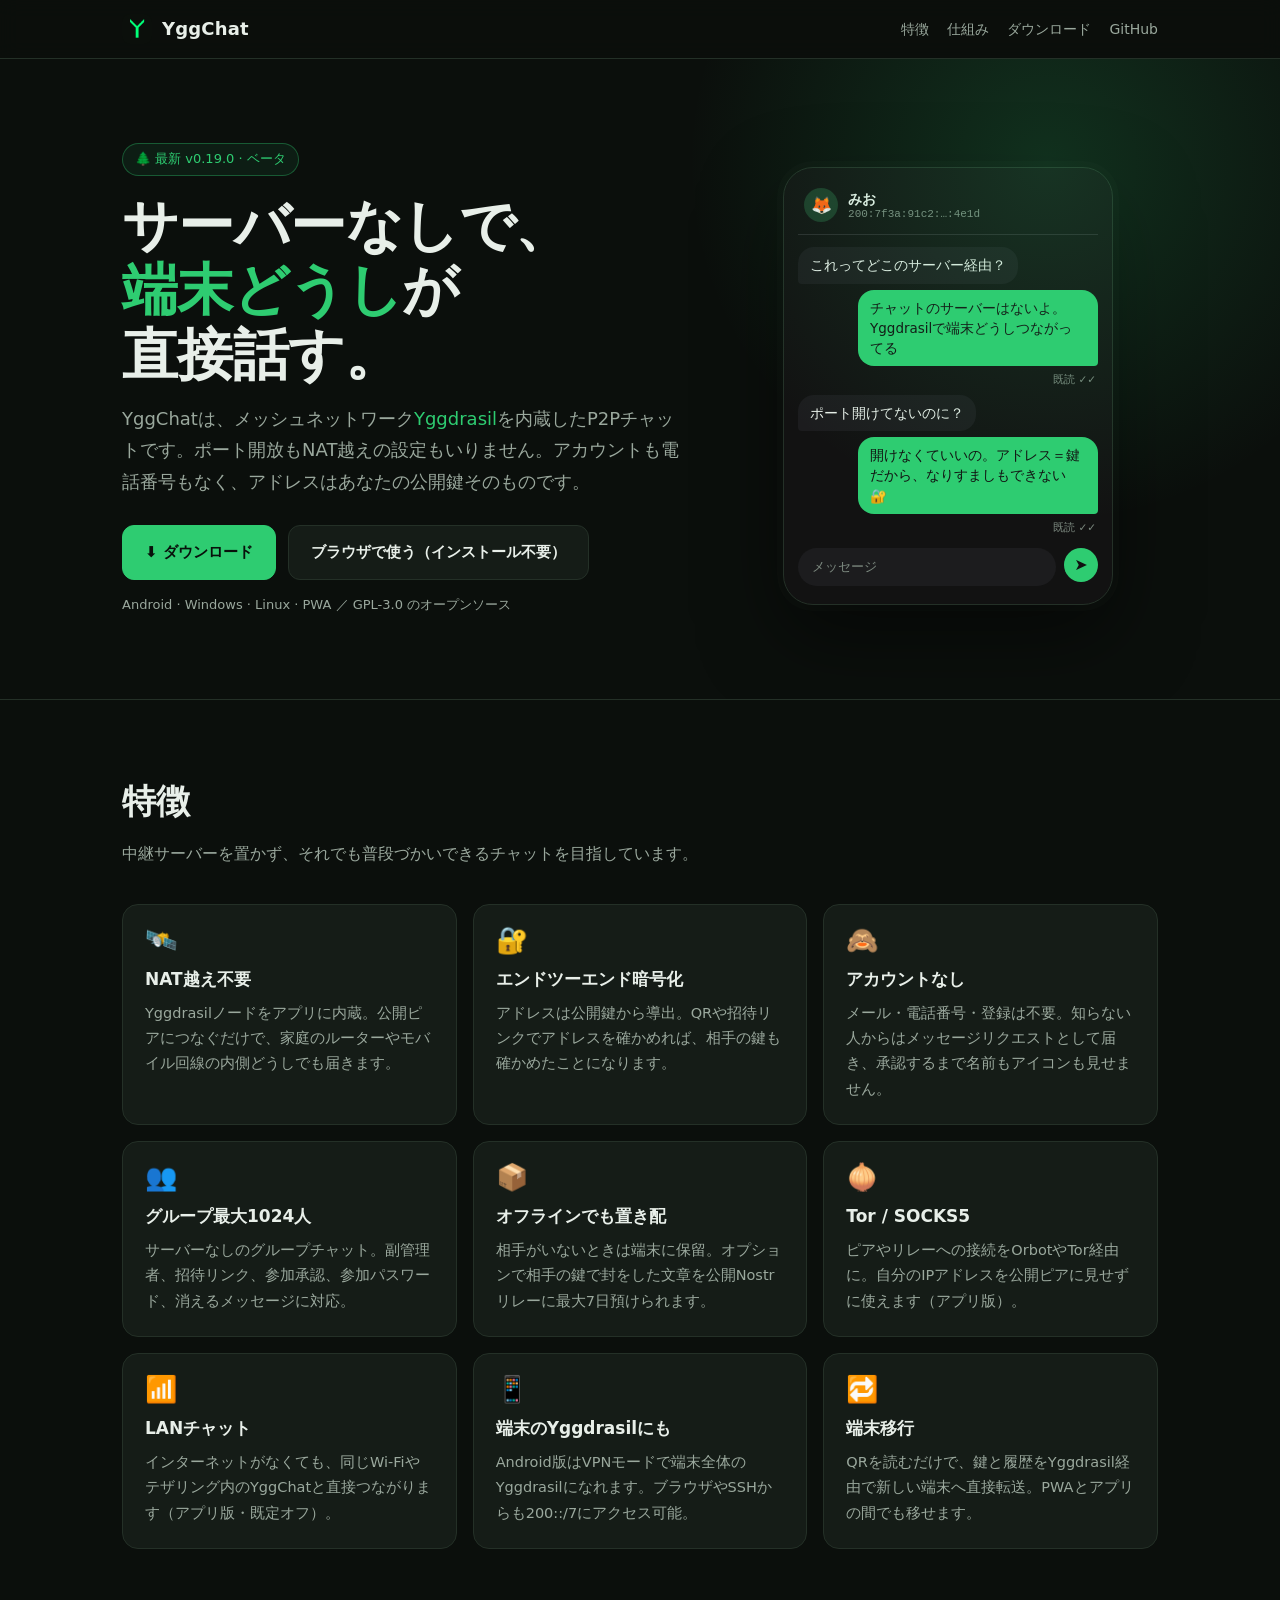
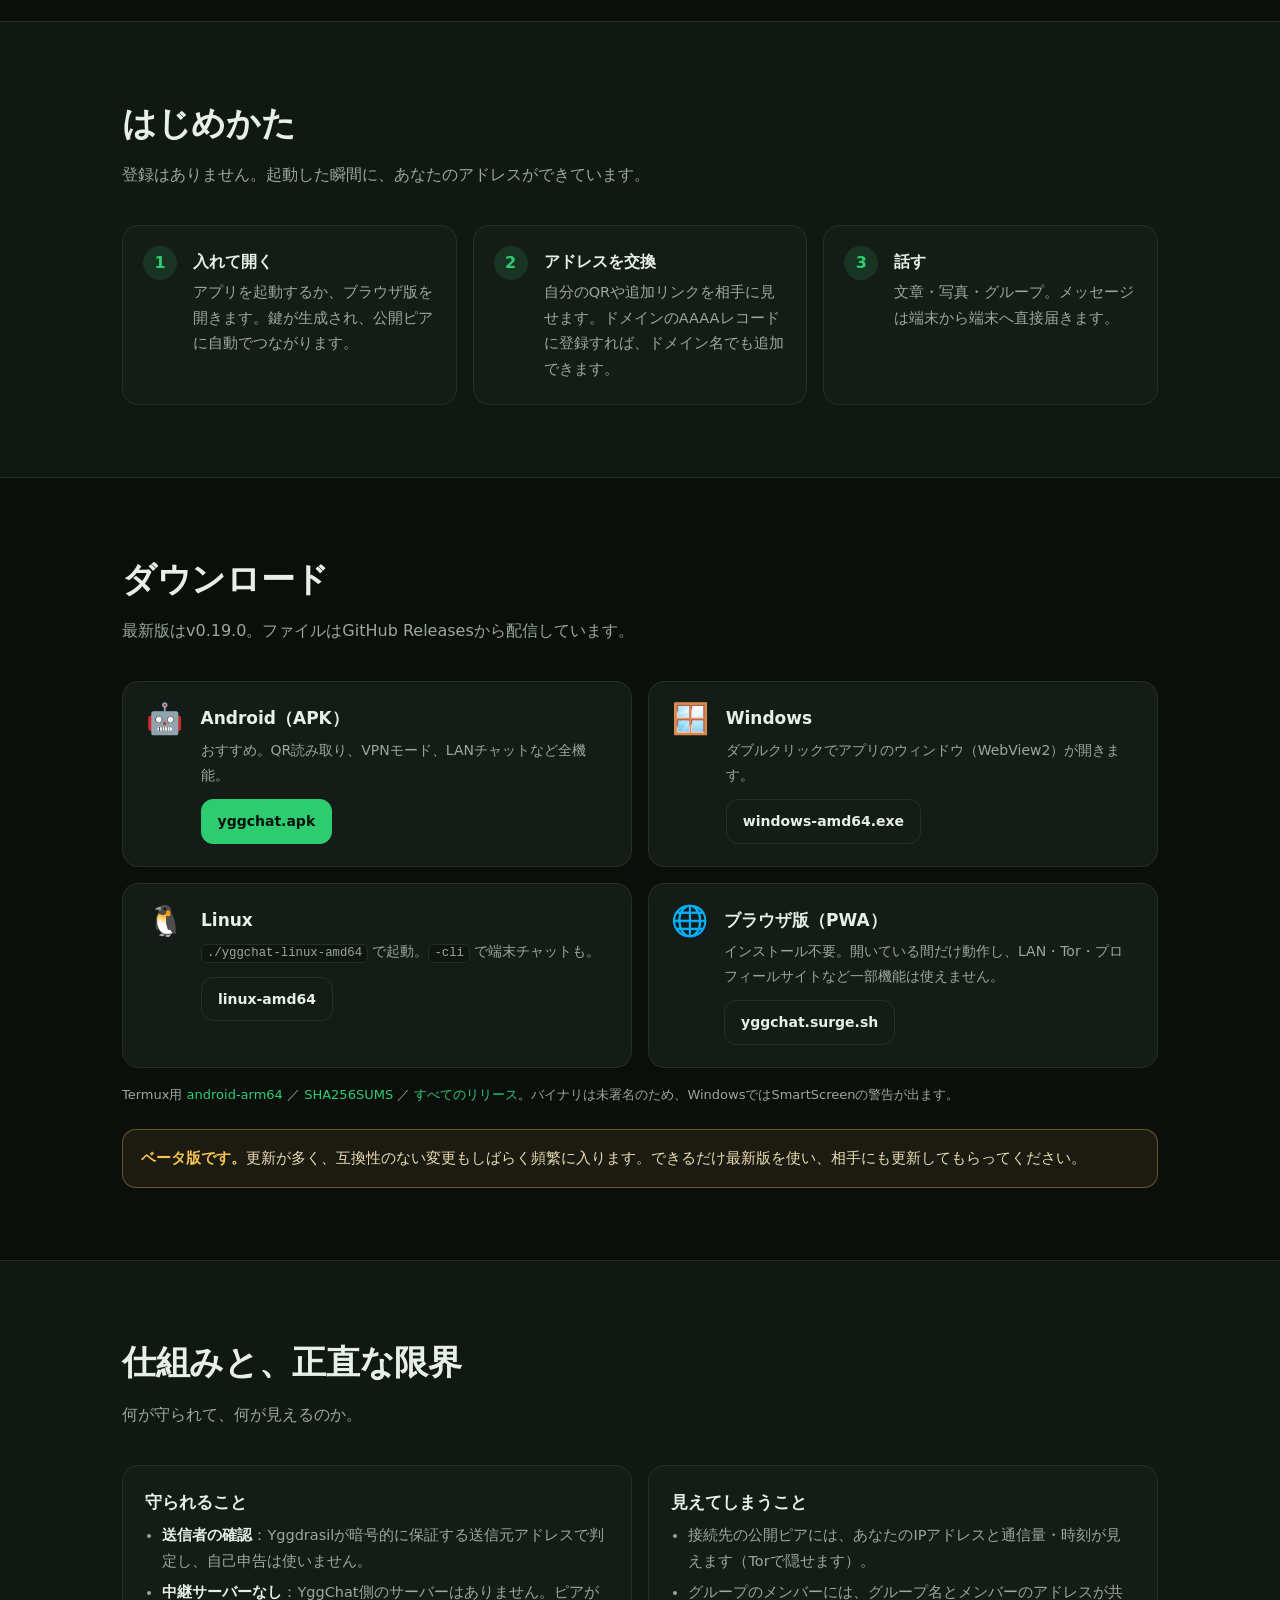
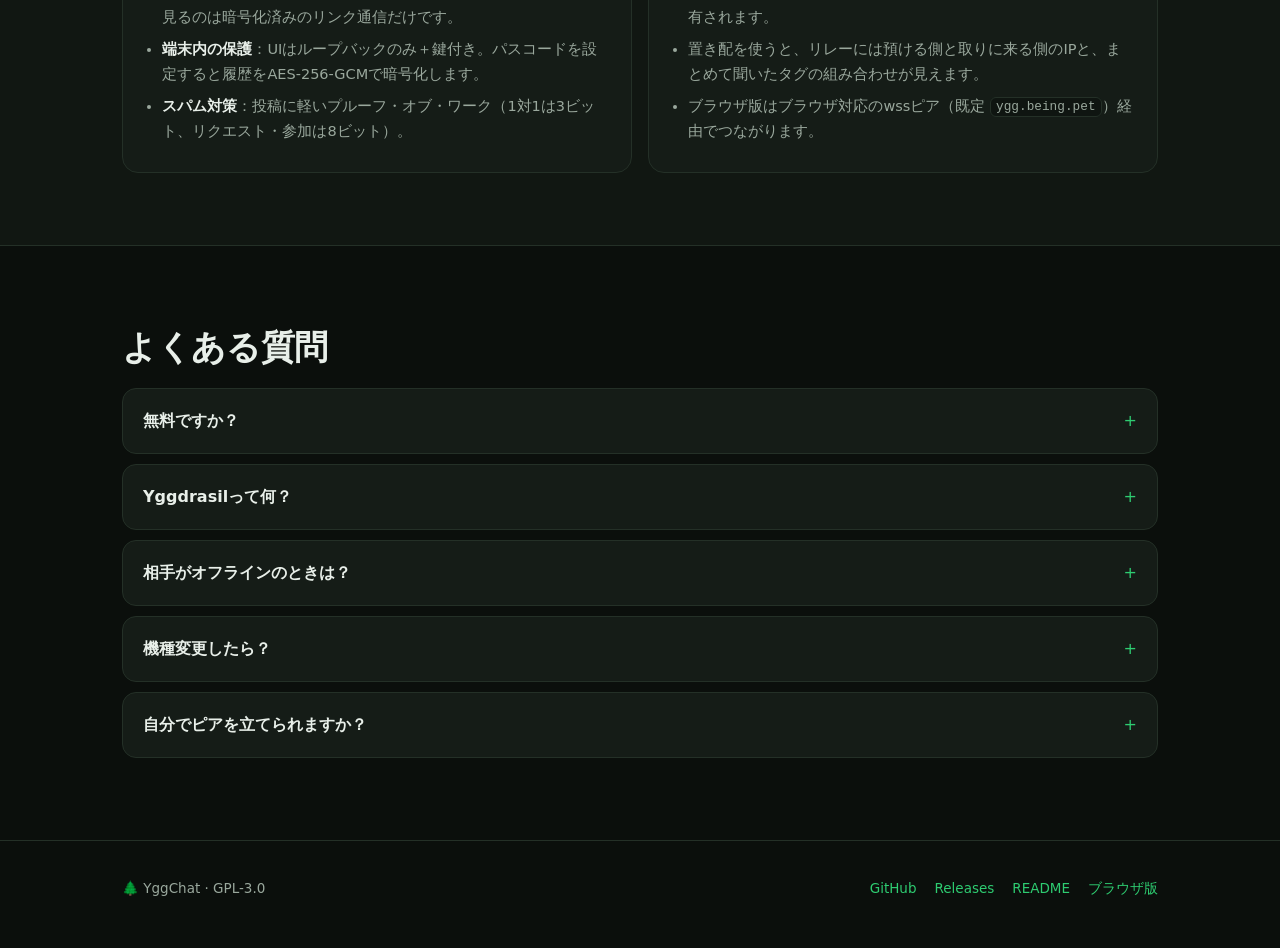
<file: site/index.html>
<!doctype html>
<html lang="ja">
<head>
<meta charset="utf-8">
<meta name="viewport" content="width=device-width,initial-scale=1">
<title>YggChat — NAT越え不要のP2Pチャット</title>
<meta name="description" content="サーバーなし・NAT越え不要。Yggdrasilを内蔵した、端末どうしで直接つながるエンドツーエンド暗号化チャット。Android・Windows・Linux・ブラウザ。">
<meta name="theme-color" content="#0b0f0c">
<meta property="og:title" content="YggChat">
<meta property="og:description" content="サーバーなし・NAT越え不要のP2Pチャット（Yggdrasil内蔵）">
<meta property="og:type" content="website">
<meta property="og:url" content="https://yggchat.pages.dev/">
<meta property="og:image" content="https://yggchat.pages.dev/icon.png">
<meta name="twitter:card" content="summary">
<link rel="icon" href="icon.png">
<style>
:root{--bg:#0b0f0c;--bg2:#111712;--card:#151c17;--line:#243027;--fg:#e8efe9;--dim:#9aa89d;--ac:#2ecc71;--ac2:#1a9b4f;--warn:#f5c451}
*{box-sizing:border-box}
html{scroll-behavior:smooth}
body{margin:0;background:var(--bg);color:var(--fg);font:16px/1.75 system-ui,-apple-system,"Hiragino Sans","Noto Sans JP","Yu Gothic UI",sans-serif;-webkit-font-smoothing:antialiased}
a{color:var(--ac);text-decoration:none}
a:hover{text-decoration:underline}
code{font-family:ui-monospace,SFMono-Regular,Menlo,Consolas,monospace;font-size:.88em;background:#0f1511;border:1px solid var(--line);border-radius:6px;padding:.1em .4em}
.wrap{max-width:1080px;margin:0 auto;padding:0 22px}
nav{position:sticky;top:0;z-index:10;background:rgba(11,15,12,.82);backdrop-filter:blur(10px);border-bottom:1px solid var(--line)}
nav .wrap{display:flex;align-items:center;gap:18px;height:58px}
.brand{display:flex;align-items:center;gap:10px;font-weight:800;color:var(--fg);font-size:18px;letter-spacing:.01em}
.brand img{width:30px;height:30px;border-radius:8px}
nav .links{margin-left:auto;display:flex;gap:18px;font-size:14px}
nav .links a{color:var(--dim)}
nav .links a:hover{color:var(--fg);text-decoration:none}
@media(max-width:640px){nav .links a.opt{display:none}}
.hero{position:relative;overflow:hidden;padding:84px 0 70px}
.hero:before{content:"";position:absolute;inset:-40% -10% auto auto;width:720px;height:720px;background:radial-gradient(closest-side,rgba(46,204,113,.18),transparent);pointer-events:none}
.hero .wrap{display:grid;grid-template-columns:1.15fr .85fr;gap:48px;align-items:center}
@media(max-width:860px){.hero .wrap{grid-template-columns:1fr}.hero{padding:56px 0 48px}}
.badge{display:inline-flex;gap:8px;align-items:center;font-size:13px;color:var(--ac);border:1px solid rgba(46,204,113,.35);background:rgba(46,204,113,.08);border-radius:999px;padding:4px 12px}
h1{font-size:clamp(34px,6vw,56px);line-height:1.15;margin:18px 0 16px;letter-spacing:-.01em}
.nw{white-space:nowrap;display:inline-block}
h1 em{font-style:normal;color:var(--ac)}
.lead{color:var(--dim);font-size:18px;max-width:34em;margin:0 0 28px}
.cta{display:flex;flex-wrap:wrap;gap:12px}
.btn{display:inline-flex;align-items:center;gap:8px;padding:13px 22px;border-radius:12px;font-weight:700;font-size:15px;border:1px solid var(--line);color:var(--fg);background:var(--card)}
.btn:hover{text-decoration:none;border-color:#3a4a3e}
.btn.pri{background:var(--ac);color:#08110b;border-color:var(--ac)}
.btn.pri:hover{background:#3ddc80}
.small{font-size:13px;color:var(--dim)}
.phone{justify-self:center;width:100%;max-width:330px;background:#121212;border:1px solid var(--line);border-radius:30px;padding:16px 14px 18px;box-shadow:0 30px 80px rgba(0,0,0,.5),0 0 0 6px #0e130f}
.phone .top{display:flex;align-items:center;gap:10px;padding:4px 6px 12px;border-bottom:1px solid #2c2c2e;margin-bottom:12px}
.av{width:34px;height:34px;border-radius:50%;background:#1d3b29;display:grid;place-items:center;font-size:17px}
.phone .nm{font-weight:700;font-size:14px;line-height:1.2}
.phone .ad{font:11px ui-monospace,monospace;color:#7d8a80}
.msg{max-width:80%;padding:8px 12px;border-radius:16px;font-size:13.5px;line-height:1.5;margin:6px 0;width:fit-content}
.in{background:#1c1c1e;border-bottom-left-radius:4px}
.out{background:var(--ac);color:#111;margin-left:auto;border-bottom-right-radius:4px}
.meta{font-size:10.5px;color:#7d8a80;text-align:right;margin:-2px 2px 6px}
.compose{margin-top:12px;display:flex;gap:8px}
.compose span{flex:1;background:#1c1c1e;border-radius:999px;padding:8px 14px;font-size:12.5px;color:#7d8a80}
.compose b{width:34px;height:34px;border-radius:50%;background:var(--ac);display:grid;place-items:center;color:#111}
section{padding:72px 0;border-top:1px solid var(--line)}
section.alt{background:var(--bg2)}
h2{font-size:clamp(26px,4vw,34px);margin:0 0 8px;letter-spacing:-.01em}
.sub{color:var(--dim);margin:0 0 36px;max-width:42em}
.grid{display:grid;grid-template-columns:repeat(3,1fr);gap:16px}
@media(max-width:860px){.grid{grid-template-columns:repeat(2,1fr)}}
@media(max-width:560px){.grid{grid-template-columns:1fr}}
.card{background:var(--card);border:1px solid var(--line);border-radius:16px;padding:22px}
.card .ic{font-size:26px;line-height:1}
.card h3{margin:12px 0 6px;font-size:17px}
.card p{margin:0;color:var(--dim);font-size:14.5px}
.steps{counter-reset:s;display:grid;grid-template-columns:repeat(3,1fr);gap:16px}
@media(max-width:860px){.steps{grid-template-columns:1fr}}
.step{position:relative;padding:22px 22px 22px 70px;background:var(--card);border:1px solid var(--line);border-radius:16px}
.step:before{counter-increment:s;content:counter(s);position:absolute;left:20px;top:20px;width:34px;height:34px;border-radius:50%;background:rgba(46,204,113,.14);color:var(--ac);font-weight:800;display:grid;place-items:center}
.step h3{margin:0 0 4px;font-size:16px}
.step p{margin:0;color:var(--dim);font-size:14.5px}
.dl{display:grid;grid-template-columns:repeat(2,1fr);gap:16px}
@media(max-width:700px){.dl{grid-template-columns:1fr}}
.dlc{display:flex;gap:16px;align-items:flex-start;background:var(--card);border:1px solid var(--line);border-radius:16px;padding:22px}
.dlc .os{font-size:30px;line-height:1;width:40px;text-align:center}
.dlc h3{margin:0;font-size:17px}
.dlc p{margin:4px 0 12px;color:var(--dim);font-size:14px}
.dlc .btn{padding:9px 16px;font-size:14px}
.note{margin-top:22px;padding:16px 18px;border-radius:14px;border:1px solid rgba(245,196,81,.35);background:rgba(245,196,81,.07);font-size:14.5px;color:#e9dcb4}
.note b{color:var(--warn)}
.tech{display:grid;grid-template-columns:1fr 1fr;gap:16px}
@media(max-width:760px){.tech{grid-template-columns:1fr}}
.tech ul{margin:0;padding-left:1.2em;color:var(--dim);font-size:14.5px}
.tech li{margin:6px 0}
.tech li b{color:var(--fg);font-weight:600}
.faq details{background:var(--card);border:1px solid var(--line);border-radius:14px;padding:4px 20px;margin:10px 0}
.faq summary{cursor:pointer;font-weight:700;padding:14px 0;list-style:none}
.faq summary::-webkit-details-marker{display:none}
.faq summary:after{content:"+";float:right;color:var(--ac);font-weight:400}
.faq details[open] summary:after{content:"−"}
.faq details p{margin:0 0 16px;color:var(--dim);font-size:14.5px}
footer{border-top:1px solid var(--line);padding:36px 0 48px;color:var(--dim);font-size:13.5px}
footer .wrap{display:flex;flex-wrap:wrap;gap:12px 28px;align-items:center}
footer .r{margin-left:auto;display:flex;gap:18px;flex-wrap:wrap}
</style>
</head>
<body>
<nav><div class="wrap">
  <a class="brand" href="#"><img src="icon.png" alt="">YggChat</a>
  <div class="links">
    <a class="opt" href="#features">特徴</a>
    <a class="opt" href="#how">仕組み</a>
    <a href="#download">ダウンロード</a>
    <a href="https://github.com/qbju/YggChat">GitHub</a>
  </div>
</div></nav>

<header class="hero"><div class="wrap">
  <div>
    <span class="badge">🌲 最新 v0.19.0 · ベータ</span>
    <h1><span class="nw">サーバーなしで、</span><br><span class="nw"><em>端末どうし</em>が</span><span class="nw">直接話す。</span></h1>
    <p class="lead">YggChatは、メッシュネットワーク<a href="https://yggdrasil-network.github.io/">Yggdrasil</a>を内蔵したP2Pチャットです。ポート開放もNAT越えの設定もいりません。アカウントも電話番号もなく、アドレスはあなたの公開鍵そのものです。</p>
    <div class="cta">
      <a class="btn pri" href="#download">⬇ ダウンロード</a>
      <a class="btn" href="https://yggchat.surge.sh/">ブラウザで使う（インストール不要）</a>
    </div>
    <p class="small" style="margin-top:14px">Android · Windows · Linux · PWA ／ GPL-3.0 のオープンソース</p>
  </div>
  <div class="phone" aria-hidden="true">
    <div class="top"><div class="av">🦊</div><div><div class="nm">みお</div><div class="ad">200:7f3a:91c2:…:4e1d</div></div></div>
    <div class="msg in">これってどこのサーバー経由？</div>
    <div class="msg out">チャットのサーバーはないよ。Yggdrasilで端末どうしつながってる</div>
    <div class="meta">既読 ✓✓</div>
    <div class="msg in">ポート開けてないのに？</div>
    <div class="msg out">開けなくていいの。アドレス＝鍵だから、なりすましもできない 🔐</div>
    <div class="meta">既読 ✓✓</div>
    <div class="compose"><span>メッセージ</span><b>➤</b></div>
  </div>
</div></header>

<section id="features"><div class="wrap">
  <h2>特徴</h2>
  <p class="sub">中継サーバーを置かず、それでも普段づかいできるチャットを目指しています。</p>
  <div class="grid">
    <div class="card"><div class="ic">🛰️</div><h3>NAT越え不要</h3><p>Yggdrasilノードをアプリに内蔵。公開ピアにつなぐだけで、家庭のルーターやモバイル回線の内側どうしでも届きます。</p></div>
    <div class="card"><div class="ic">🔐</div><h3>エンドツーエンド暗号化</h3><p>アドレスは公開鍵から導出。QRや招待リンクでアドレスを確かめれば、相手の鍵も確かめたことになります。</p></div>
    <div class="card"><div class="ic">🙈</div><h3>アカウントなし</h3><p>メール・電話番号・登録は不要。知らない人からはメッセージリクエストとして届き、承認するまで名前もアイコンも見せません。</p></div>
    <div class="card"><div class="ic">👥</div><h3>グループ最大1024人</h3><p>サーバーなしのグループチャット。副管理者、招待リンク、参加承認、参加パスワード、消えるメッセージに対応。</p></div>
    <div class="card"><div class="ic">📦</div><h3>オフラインでも置き配</h3><p>相手がいないときは端末に保留。オプションで相手の鍵で封をした文章を公開Nostrリレーに最大7日預けられます。</p></div>
    <div class="card"><div class="ic">🧅</div><h3>Tor / SOCKS5</h3><p>ピアやリレーへの接続をOrbotやTor経由に。自分のIPアドレスを公開ピアに見せずに使えます（アプリ版）。</p></div>
    <div class="card"><div class="ic">📶</div><h3>LANチャット</h3><p>インターネットがなくても、同じWi-Fiやテザリング内のYggChatと直接つながります（アプリ版・既定オフ）。</p></div>
    <div class="card"><div class="ic">📱</div><h3>端末のYggdrasilにも</h3><p>Android版はVPNモードで端末全体のYggdrasilになれます。ブラウザやSSHからも200::/7にアクセス可能。</p></div>
    <div class="card"><div class="ic">🔁</div><h3>端末移行</h3><p>QRを読むだけで、鍵と履歴をYggdrasil経由で新しい端末へ直接転送。PWAとアプリの間でも移せます。</p></div>
  </div>
</div></section>

<section id="how" class="alt"><div class="wrap">
  <h2>はじめかた</h2>
  <p class="sub">登録はありません。起動した瞬間に、あなたのアドレスができています。</p>
  <div class="steps">
    <div class="step"><h3>入れて開く</h3><p>アプリを起動するか、ブラウザ版を開きます。鍵が生成され、公開ピアに自動でつながります。</p></div>
    <div class="step"><h3>アドレスを交換</h3><p>自分のQRや追加リンクを相手に見せます。ドメインのAAAAレコードに登録すれば、ドメイン名でも追加できます。</p></div>
    <div class="step"><h3>話す</h3><p>文章・写真・グループ。メッセージは端末から端末へ直接届きます。</p></div>
  </div>
</div></section>

<section id="download"><div class="wrap">
  <h2>ダウンロード</h2>
  <p class="sub">最新版はv0.19.0。ファイルはGitHub Releasesから配信しています。</p>
  <div class="dl">
    <div class="dlc"><div class="os">🤖</div><div><h3>Android（APK）</h3><p>おすすめ。QR読み取り、VPNモード、LANチャットなど全機能。</p><a class="btn pri" href="https://github.com/qbju/YggChat/releases/latest/download/yggchat.apk">yggchat.apk</a></div></div>
    <div class="dlc"><div class="os">🪟</div><div><h3>Windows</h3><p>ダブルクリックでアプリのウィンドウ（WebView2）が開きます。</p><a class="btn" href="https://github.com/qbju/YggChat/releases/latest/download/yggchat-windows-amd64.exe">windows-amd64.exe</a></div></div>
    <div class="dlc"><div class="os">🐧</div><div><h3>Linux</h3><p><code>./yggchat-linux-amd64</code> で起動。<code>-cli</code> で端末チャットも。</p><a class="btn" href="https://github.com/qbju/YggChat/releases/latest/download/yggchat-linux-amd64">linux-amd64</a></div></div>
    <div class="dlc"><div class="os">🌐</div><div><h3>ブラウザ版（PWA）</h3><p>インストール不要。開いている間だけ動作し、LAN・Tor・プロフィールサイトなど一部機能は使えません。</p><a class="btn" href="https://yggchat.surge.sh/">yggchat.surge.sh</a></div></div>
  </div>
  <p class="small" style="margin-top:16px">Termux用 <a href="https://github.com/qbju/YggChat/releases/latest/download/yggchat-android-arm64">android-arm64</a> ／ <a href="https://github.com/qbju/YggChat/releases/latest/download/SHA256SUMS">SHA256SUMS</a> ／ <a href="https://github.com/qbju/YggChat/releases">すべてのリリース</a>。バイナリは未署名のため、WindowsではSmartScreenの警告が出ます。</p>
  <div class="note"><b>ベータ版です。</b>更新が多く、互換性のない変更もしばらく頻繁に入ります。できるだけ最新版を使い、相手にも更新してもらってください。</div>
</div></section>

<section class="alt"><div class="wrap">
  <h2>仕組みと、正直な限界</h2>
  <p class="sub">何が守られて、何が見えるのか。</p>
  <div class="tech">
    <div class="card"><h3 style="margin-top:0">守られること</h3><ul>
      <li><b>送信者の確認</b>：Yggdrasilが暗号的に保証する送信元アドレスで判定し、自己申告は使いません。</li>
      <li><b>中継サーバーなし</b>：YggChat側のサーバーはありません。ピアが見るのは暗号化済みのリンク通信だけです。</li>
      <li><b>端末内の保護</b>：UIはループバックのみ＋鍵付き。パスコードを設定すると履歴をAES-256-GCMで暗号化します。</li>
      <li><b>スパム対策</b>：投稿に軽いプルーフ・オブ・ワーク（1対1は3ビット、リクエスト・参加は8ビット）。</li>
    </ul></div>
    <div class="card"><h3 style="margin-top:0">見えてしまうこと</h3><ul>
      <li>接続先の公開ピアには、あなたのIPアドレスと通信量・時刻が見えます（Torで隠せます）。</li>
      <li>グループのメンバーには、グループ名とメンバーのアドレスが共有されます。</li>
      <li>置き配を使うと、リレーには預ける側と取りに来る側のIPと、まとめて聞いたタグの組み合わせが見えます。</li>
      <li>ブラウザ版はブラウザ対応のwssピア（既定 <code>ygg.being.pet</code>）経由でつながります。</li>
    </ul></div>
  </div>
</div></section>

<section class="faq"><div class="wrap">
  <h2>よくある質問</h2>
  <details><summary>無料ですか？</summary><p>無料です。GPL-3.0のオープンソースで、ソースは<a href="https://github.com/qbju/YggChat">GitHub</a>にあります。</p></details>
  <details><summary>Yggdrasilって何？</summary><p>公開鍵からIPv6アドレス（200::/7）を作り、エンドツーエンドで暗号化してルーティングする実験的なメッシュネットワークです。YggChatはそのノードを内蔵しているので、別途インストールする必要はありません。</p></details>
  <details><summary>相手がオフラインのときは？</summary><p>送信側の端末に「送信待ち」として残り、双方がオンラインになったときに自動で届きます。置き配（Nostr）をオンにしていれば、相手の鍵で封をして公開リレーに最大7日預けます。</p></details>
  <details><summary>機種変更したら？</summary><p>設定の「端末移行」で、新しい端末のQRを古い端末で読むだけです。片方しか手元にない場合は、パスフレーズで暗号化したバックアップファイルも使えます。</p></details>
  <details><summary>自分でピアを立てられますか？</summary><p>はい。アプリは任意のYggdrasilピアに接続できます。ブラウザ版向けには、Listenに <code>ws://[::]:PORT?origin=https://yggchat.surge.sh</code> を書いてwssで公開してください。</p></details>
</div></section>

<footer><div class="wrap">
  <span>🌲 YggChat · GPL-3.0</span>
  <div class="r">
    <a href="https://github.com/qbju/YggChat">GitHub</a>
    <a href="https://github.com/qbju/YggChat/releases">Releases</a>
    <a href="https://github.com/qbju/YggChat#readme">README</a>
    <a href="https://yggchat.surge.sh/">ブラウザ版</a>
  </div>
</div></footer>
</body>
</html>
</file>
